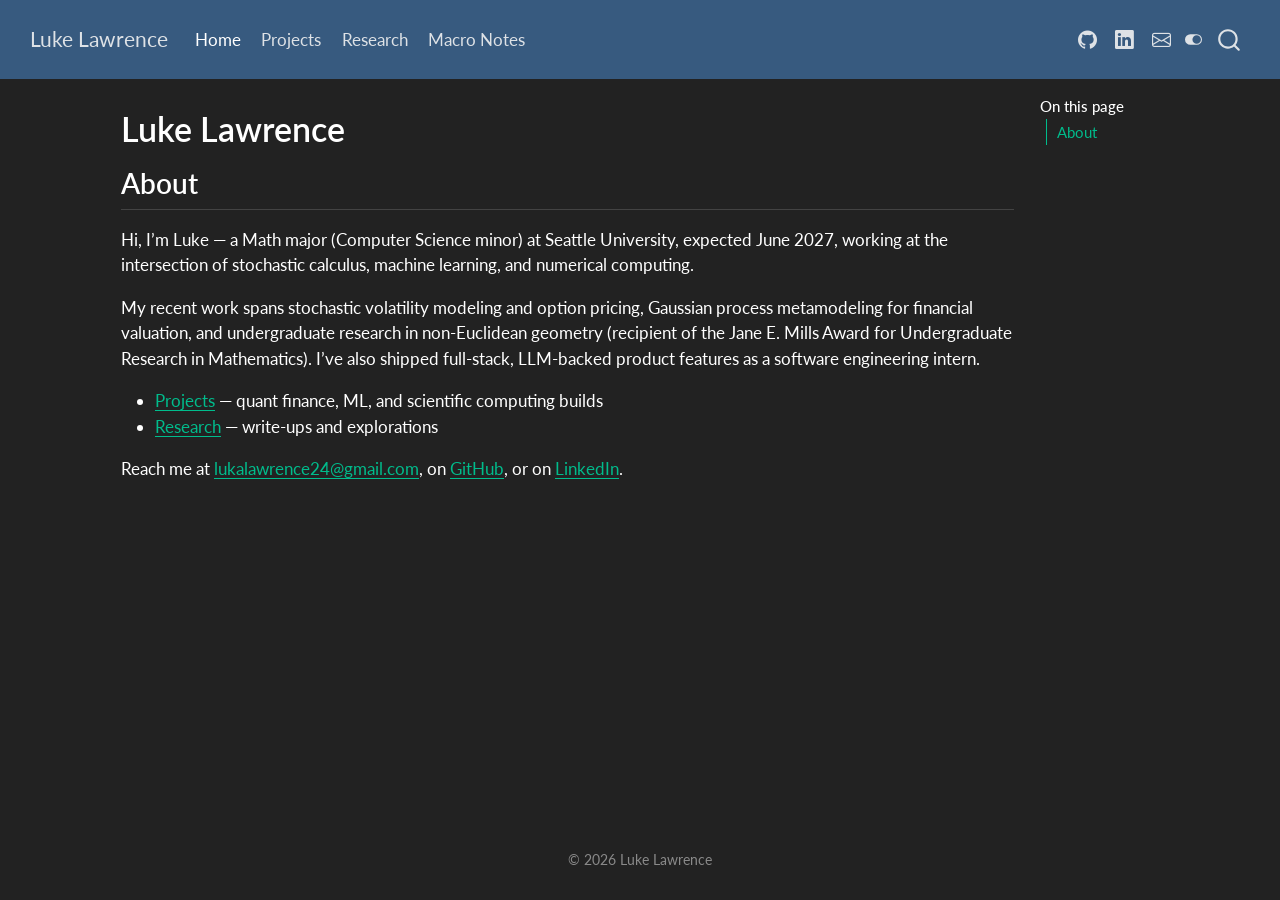
<file: index.html>
<!DOCTYPE html>
<html xmlns="http://www.w3.org/1999/xhtml" lang="en" xml:lang="en"><head>

<meta charset="utf-8">
<meta name="generator" content="quarto-1.10.19">

<meta name="viewport" content="width=device-width, initial-scale=1.0, user-scalable=yes">


<title>Luke Lawrence</title>
<style>
/* Default styles provided by pandoc.
** See https://pandoc.org/MANUAL.html#variables-for-html for config info.
*/
span.smallcaps{font-variant: small-caps;}
div.columns{display: flex; gap: 1.5em;}
div.column{flex: auto;}
@media screen {
div.columns{gap: min(4vw, 1.5em);}
div.column{overflow-x: auto;}
}
div.hanging-indent{margin-left: 1.5em; text-indent: -1.5em;}
ul.task-list{list-style: none;}
ul.task-list li input[type="checkbox"] {
  width: 0.8em;
  margin: 0 0.8em 0.2em -1em; /* quarto-specific, see https://github.com/quarto-dev/quarto-cli/issues/4556 */ 
  vertical-align: middle;
}
</style>


<script src="site_libs/quarto-nav/quarto-nav.js"></script>
<script src="site_libs/quarto-nav/headroom.min.js"></script>
<script src="site_libs/clipboard/clipboard.min.js"></script>
<script src="site_libs/quarto-search/autocomplete.umd.js"></script>
<script src="site_libs/quarto-search/fuse.min.js"></script>
<script src="site_libs/quarto-search/quarto-search.js"></script>
<meta name="quarto:offset" content="./">
<script src="site_libs/quarto-html/quarto.js" type="module"></script>
<script src="site_libs/quarto-html/tabsets/tabsets.js" type="module"></script>
<script src="site_libs/quarto-html/popper.min.js"></script>
<script src="site_libs/quarto-html/tippy.umd.min.js"></script>
<script src="site_libs/quarto-html/anchor.min.js"></script>
<link href="site_libs/quarto-html/tippy.css" rel="stylesheet">
<link href="site_libs/quarto-html/quarto-syntax-highlighting-bf27225e3a48a9273f3daa8f8e829971.css" rel="stylesheet" class="quarto-color-scheme" id="quarto-text-highlighting-styles">
<link href="site_libs/quarto-html/quarto-syntax-highlighting-dark-b626d73c4c936ccc3cb08be7d45d1df6.css" rel="stylesheet" class="quarto-color-scheme quarto-color-alternate" id="quarto-text-highlighting-styles">
<script src="site_libs/bootstrap/bootstrap.min.js"></script>
<link href="site_libs/bootstrap/bootstrap-icons.css" rel="stylesheet">
<link href="site_libs/bootstrap/bootstrap-a253888a385a7b9a11a2183a73874064.min.css" rel="stylesheet" append-hash="true" class="quarto-color-scheme" id="quarto-bootstrap" data-mode="light">
<link href="site_libs/bootstrap/bootstrap-dark-70a57b6085cdeacddf6aae0a1c330078.min.css" rel="stylesheet" append-hash="true" class="quarto-color-scheme quarto-color-alternate" id="quarto-bootstrap" data-mode="dark">
<script id="quarto-search-options" type="application/json">{
  "location": "navbar",
  "copy-button": false,
  "collapse-after": 3,
  "panel-placement": "end",
  "type": "overlay",
  "limit": 50,
  "keyboard-shortcut": [
    "f",
    "/",
    "s"
  ],
  "show-item-context": false,
  "language": {
    "search-no-results-text": "No results",
    "search-matching-documents-text": "matching documents",
    "search-copy-link-title": "Copy link to search",
    "search-hide-matches-text": "Hide additional matches",
    "search-more-match-text": "more match in this document",
    "search-more-matches-text": "more matches in this document",
    "search-clear-button-title": "Clear",
    "search-text-placeholder": "",
    "search-detached-cancel-button-title": "Cancel",
    "search-submit-button-title": "Submit",
    "search-label": "Search"
  }
}</script>
<style>html{ scroll-behavior: smooth; }</style>


<link rel="stylesheet" href="styles.css">
</head>

<body class="nav-fixed quarto-dark"><script id="quarto-html-before-body" type="application/javascript">
    const toggleBodyColorMode = (bsSheetEl) => {
      const mode = bsSheetEl.getAttribute("data-mode");
      const bodyEl = window.document.querySelector("body");
      if (mode === "dark") {
        bodyEl.classList.add("quarto-dark");
        bodyEl.classList.remove("quarto-light");
      } else {
        bodyEl.classList.add("quarto-light");
        bodyEl.classList.remove("quarto-dark");
      }
    }
    const toggleBodyColorPrimary = () => {
      const bsSheetEl = window.document.querySelector("link#quarto-bootstrap:not([rel=disabled-stylesheet])");
      if (bsSheetEl) {
        toggleBodyColorMode(bsSheetEl);
      }
    }
    const setColorSchemeToggle = (alternate) => {
      const toggles = window.document.querySelectorAll('.quarto-color-scheme-toggle');
      for (let i=0; i < toggles.length; i++) {
        const toggle = toggles[i];
        if (toggle) {
          if (alternate) {
            toggle.classList.add("alternate");
          } else {
            toggle.classList.remove("alternate");
          }
        }
      }
    };
    const toggleColorMode = (alternate) => {
      // Switch the stylesheets
      const primaryStylesheets = window.document.querySelectorAll('link.quarto-color-scheme:not(.quarto-color-alternate)');
      const alternateStylesheets = window.document.querySelectorAll('link.quarto-color-scheme.quarto-color-alternate');
      manageTransitions('#quarto-margin-sidebar .nav-link', false);
      if (alternate) {
        // note: dark is layered on light, we don't disable primary!
        enableStylesheet(alternateStylesheets);
        for (const sheetNode of alternateStylesheets) {
          if (sheetNode.id === "quarto-bootstrap") {
            toggleBodyColorMode(sheetNode);
          }
        }
      } else {
        disableStylesheet(alternateStylesheets);
        enableStylesheet(primaryStylesheets)
        toggleBodyColorPrimary();
      }
      manageTransitions('#quarto-margin-sidebar .nav-link', true);
      // Switch the toggles
      setColorSchemeToggle(alternate)
      // Hack to workaround the fact that safari doesn't
      // properly recolor the scrollbar when toggling (#1455)
      if (navigator.userAgent.indexOf('Safari') > 0 && navigator.userAgent.indexOf('Chrome') == -1) {
        manageTransitions("body", false);
        window.scrollTo(0, 1);
        setTimeout(() => {
          window.scrollTo(0, 0);
          manageTransitions("body", true);
        }, 40);
      }
    }
    const disableStylesheet = (stylesheets) => {
      for (let i=0; i < stylesheets.length; i++) {
        const stylesheet = stylesheets[i];
        stylesheet.rel = 'disabled-stylesheet';
      }
    }
    const enableStylesheet = (stylesheets) => {
      for (let i=0; i < stylesheets.length; i++) {
        const stylesheet = stylesheets[i];
        if(stylesheet.rel !== 'stylesheet') { // for Chrome, which will still FOUC without this check
          stylesheet.rel = 'stylesheet';
        }
      }
    }
    const manageTransitions = (selector, allowTransitions) => {
      const els = window.document.querySelectorAll(selector);
      for (let i=0; i < els.length; i++) {
        const el = els[i];
        if (allowTransitions) {
          el.classList.remove('notransition');
        } else {
          el.classList.add('notransition');
        }
      }
    }
    const isFileUrl = () => {
      return window.location.protocol === 'file:';
    }
    const hasAlternateSentinel = () => {
      let styleSentinel = getColorSchemeSentinel();
      if (styleSentinel !== null) {
        return styleSentinel === "alternate";
      } else {
        return false;
      }
    }
    const setStyleSentinel = (alternate) => {
      const value = alternate ? "alternate" : "default";
      if (!isFileUrl()) {
        window.localStorage.setItem("quarto-color-scheme", value);
      } else {
        localAlternateSentinel = value;
      }
    }
    const getColorSchemeSentinel = () => {
      if (!isFileUrl()) {
        const storageValue = window.localStorage.getItem("quarto-color-scheme");
        return storageValue != null ? storageValue : localAlternateSentinel;
      } else {
        return localAlternateSentinel;
      }
    }
    const toggleGiscusIfUsed = (isAlternate, darkModeDefault) => {
      const baseTheme = document.querySelector('#giscus-base-theme')?.value ?? 'light';
      const alternateTheme = document.querySelector('#giscus-alt-theme')?.value ?? 'dark';
      let newTheme = '';
      if(authorPrefersDark) {
        newTheme = isAlternate ? baseTheme : alternateTheme;
      } else {
        newTheme = isAlternate ? alternateTheme : baseTheme;
      }
      const changeGiscusTheme = () => {
        // From: https://github.com/giscus/giscus/issues/336
        const sendMessage = (message) => {
          const iframe = document.querySelector('iframe.giscus-frame');
          if (!iframe) return;
          iframe.contentWindow.postMessage({ giscus: message }, 'https://giscus.app');
        }
        sendMessage({
          setConfig: {
            theme: newTheme
          }
        });
      }
      const isGiscussLoaded = window.document.querySelector('iframe.giscus-frame') !== null;
      if (isGiscussLoaded) {
        changeGiscusTheme();
      }
    };
    const authorPrefersDark = true;
    const darkModeDefault = authorPrefersDark;
    let localAlternateSentinel = darkModeDefault ? 'alternate' : 'default';
    // Dark / light mode switch
    window.quartoToggleColorScheme = () => {
      // Read the current dark / light value
      let toAlternate = !hasAlternateSentinel();
      toggleColorMode(toAlternate);
      setStyleSentinel(toAlternate);
      toggleGiscusIfUsed(toAlternate, darkModeDefault);
      window.dispatchEvent(new Event('resize'));
    };
    // Switch to dark mode if need be
    if (hasAlternateSentinel()) {
      toggleColorMode(true);
    } else {
      toggleColorMode(false);
    }
  </script>

<div id="quarto-search-results"></div>
  <header id="quarto-header" class="headroom fixed-top">
    <nav class="navbar navbar-expand-lg " data-bs-theme="dark">
      <div class="navbar-container container-fluid">
      <div class="navbar-brand-container mx-auto">
    <a class="navbar-brand" href="./index.html">
    <span class="navbar-title">Luke Lawrence</span>
    </a>
  </div>
            <div id="quarto-search" class="" title="Search"></div>
          <button class="navbar-toggler" type="button" data-bs-toggle="collapse" data-bs-target="#navbarCollapse" aria-controls="navbarCollapse" role="menu" aria-expanded="false" aria-label="Toggle navigation" onclick="if (window.quartoToggleHeadroom) { window.quartoToggleHeadroom(); }">
  <span class="navbar-toggler-icon"></span>
</button>
          <div class="collapse navbar-collapse" id="navbarCollapse">
            <ul class="navbar-nav navbar-nav-scroll me-auto">
  <li class="nav-item">
    <a class="nav-link active" href="./index.html" aria-current="page"> 
<span class="menu-text">Home</span></a>
  </li>  
  <li class="nav-item">
    <a class="nav-link" href="./projects.html"> 
<span class="menu-text">Projects</span></a>
  </li>  
  <li class="nav-item">
    <a class="nav-link" href="./research.html"> 
<span class="menu-text">Research</span></a>
  </li>  
  <li class="nav-item">
    <a class="nav-link" href="./macro.html"> 
<span class="menu-text">Macro Notes</span></a>
  </li>  
</ul>
            <ul class="navbar-nav navbar-nav-scroll ms-auto">
  <li class="nav-item compact">
    <a class="nav-link" href="https://github.com/diffeqsolver"> <i class="bi bi-github" role="img">
</i> 
<span class="menu-text"></span></a>
  </li>  
  <li class="nav-item compact">
    <a class="nav-link" href="https://www.linkedin.com/in/luke-lawrence-math/"> <i class="bi bi-linkedin" role="img">
</i> 
<span class="menu-text"></span></a>
  </li>  
  <li class="nav-item compact">
    <a class="nav-link" href="mailto:lukalawrence24@gmail.com"> <i class="bi bi-envelope" role="img">
</i> 
<span class="menu-text"></span></a>
  </li>  
</ul>
          </div> <!-- /navcollapse -->
            <div class="quarto-navbar-tools">
  <a href="" class="quarto-color-scheme-toggle quarto-navigation-tool  px-1" onclick="window.quartoToggleColorScheme(); return false;" title="Toggle dark mode"><i class="bi"></i></a>
</div>
      </div> <!-- /container-fluid -->
    </nav>
</header>
<!-- content -->
<div id="quarto-content" class="quarto-container page-columns page-rows-contents page-layout-article page-navbar">
<!-- sidebar -->
<!-- margin-sidebar -->
    <div id="quarto-margin-sidebar" class="sidebar margin-sidebar">
        <nav id="TOC" role="doc-toc" class="toc-active">
    <h2 id="toc-title">On this page</h2>
   
  <ul>
  <li><a href="#about" id="toc-about" class="nav-link active" data-scroll-target="#about">About</a></li>
  </ul>
</nav>
    </div>
<!-- main -->
<main class="content" id="quarto-document-content">


<header id="title-block-header" class="quarto-title-block default">
<div class="quarto-title">
<h1 class="title">Luke Lawrence</h1>
</div>



<div class="quarto-title-meta">

    
  
    
  </div>
  


</header>


<section id="about" class="level2">
<h2 class="anchored" data-anchor-id="about">About</h2>
<p>Hi, I’m Luke — a Math major (Computer Science minor) at Seattle University, expected June 2027, working at the intersection of stochastic calculus, machine learning, and numerical computing.</p>
<p>My recent work spans stochastic volatility modeling and option pricing, Gaussian process metamodeling for financial valuation, and undergraduate research in non-Euclidean geometry (recipient of the Jane E. Mills Award for Undergraduate Research in Mathematics). I’ve also shipped full-stack, LLM-backed product features as a software engineering intern.</p>
<ul>
<li><strong><a href="./projects.html">Projects</a></strong> — quant finance, ML, and scientific computing builds</li>
<li><strong><a href="./research.html">Research</a></strong> — write-ups and explorations</li>
</ul>
<p>Reach me at <a href="mailto:lukalawrence24@gmail.com">lukalawrence24@gmail.com</a>, on <a href="https://github.com/diffeqsolver">GitHub</a>, or on <a href="https://www.linkedin.com/in/luke-lawrence-math/">LinkedIn</a>.</p>


</section>

</main> <!-- /main -->
<script id="quarto-html-after-body" type="application/javascript">
  window.document.addEventListener("DOMContentLoaded", function (event) {
    // Ensure there is a toggle, if there isn't float one in the top right
    if (window.document.querySelector('.quarto-color-scheme-toggle') === null) {
      const a = window.document.createElement('a');
      a.classList.add('top-right');
      a.classList.add('quarto-color-scheme-toggle');
      a.href = "";
      a.onclick = function() { try { window.quartoToggleColorScheme(); } catch {} return false; };
      const i = window.document.createElement("i");
      i.classList.add('bi');
      a.appendChild(i);
      window.document.body.appendChild(a);
    }
    setColorSchemeToggle(hasAlternateSentinel())
    const icon = "";
    const anchorJS = new window.AnchorJS();
    anchorJS.options = {
      placement: 'right',
      icon: icon
    };
    anchorJS.add('.anchored');
    const isCodeAnnotation = (el) => {
      for (const clz of el.classList) {
        if (clz.startsWith('code-annotation-')) {                     
          return true;
        }
      }
      return false;
    }
    const onCopySuccess = function(e) {
      // button target
      const button = e.trigger;
      // don't keep focus
      button.blur();
      // flash "checked"
      button.classList.add('code-copy-button-checked');
      var currentTitle = button.getAttribute("title");
      button.setAttribute("title", "Copied!");
      let tooltip;
      if (window.bootstrap) {
        button.setAttribute("data-bs-toggle", "tooltip");
        button.setAttribute("data-bs-placement", "left");
        button.setAttribute("data-bs-title", "Copied!");
        tooltip = new bootstrap.Tooltip(button, 
          { trigger: "manual", 
            customClass: "code-copy-button-tooltip",
            offset: [0, -8]});
        tooltip.show();    
      }
      setTimeout(function() {
        if (tooltip) {
          tooltip.hide();
          button.removeAttribute("data-bs-title");
          button.removeAttribute("data-bs-toggle");
          button.removeAttribute("data-bs-placement");
        }
        button.setAttribute("title", currentTitle);
        button.classList.remove('code-copy-button-checked');
      }, 1000);
      // clear code selection
      e.clearSelection();
    }
    const getTextToCopy = function(trigger) {
      const outerScaffold = trigger.parentElement.cloneNode(true);
      const codeEl = outerScaffold.querySelector('code');
      for (const childEl of codeEl.children) {
        if (isCodeAnnotation(childEl)) {
          childEl.remove();
        }
      }
      return codeEl.innerText;
    }
    const clipboard = new window.ClipboardJS('.code-copy-button:not([data-in-quarto-modal])', {
      text: getTextToCopy
    });
    clipboard.on('success', onCopySuccess);
    if (window.document.getElementById('quarto-embedded-source-code-modal')) {
      const clipboardModal = new window.ClipboardJS('.code-copy-button[data-in-quarto-modal]', {
        text: getTextToCopy,
        container: window.document.getElementById('quarto-embedded-source-code-modal')
      });
      clipboardModal.on('success', onCopySuccess);
    }
      var localhostRegex = new RegExp(/^(?:http|https):\/\/localhost\:?[0-9]*\//);
      var mailtoRegex = new RegExp(/^mailto:/);
        var filterRegex = new RegExp("https:\/\/diffeqsolver\.github\.io\/personal-site\/");
      var isInternal = (href) => {
          return filterRegex.test(href) || localhostRegex.test(href) || mailtoRegex.test(href);
      }
      // Inspect non-navigation links and adorn them if external
     var links = window.document.querySelectorAll('a[href]:not(.nav-link):not(.navbar-brand):not(.toc-action):not(.sidebar-link):not(.sidebar-item-toggle):not(.pagination-link):not(.no-external):not([aria-hidden]):not(.dropdown-item):not(.quarto-navigation-tool):not(.about-link)');
      for (var i=0; i<links.length; i++) {
        const link = links[i];
        if (!isInternal(link.href)) {
          // undo the damage that might have been done by quarto-nav.js in the case of
          // links that we want to consider external
          if (link.dataset.originalHref !== undefined) {
            link.href = link.dataset.originalHref;
          }
        }
      }
    function tippyHover(el, contentFn, onTriggerFn, onUntriggerFn) {
      const config = {
        allowHTML: true,
        maxWidth: 500,
        delay: 100,
        arrow: false,
        appendTo: function(el) {
            return el.parentElement;
        },
        interactive: true,
        interactiveBorder: 10,
        theme: 'quarto',
        placement: 'bottom-start',
      };
      if (contentFn) {
        config.content = contentFn;
      }
      if (onTriggerFn) {
        config.onTrigger = onTriggerFn;
      }
      if (onUntriggerFn) {
        config.onUntrigger = onUntriggerFn;
      }
      window.tippy(el, config); 
    }
    const noterefs = window.document.querySelectorAll('a[role="doc-noteref"]');
    for (var i=0; i<noterefs.length; i++) {
      const ref = noterefs[i];
      tippyHover(ref, function() {
        // use id or data attribute instead here
        let href = ref.getAttribute('data-footnote-href') || ref.getAttribute('href');
        try { href = new URL(href).hash; } catch {}
        const id = href.replace(/^#\/?/, "");
        const note = window.document.getElementById(id);
        if (note) {
          return note.innerHTML;
        } else {
          return "";
        }
      });
    }
    const xrefs = window.document.querySelectorAll('a.quarto-xref');
    const processXRef = (id, note) => {
      // Strip column container classes
      const stripColumnClz = (el) => {
        el.classList.remove("page-full", "page-columns");
        if (el.children) {
          for (const child of el.children) {
            stripColumnClz(child);
          }
        }
      }
      stripColumnClz(note)
      if (id === null || id.startsWith('sec-')) {
        // Special case sections, only their first couple elements
        const container = document.createElement("div");
        if (note.children && note.children.length > 2) {
          container.appendChild(note.children[0].cloneNode(true));
          for (let i = 1; i < note.children.length; i++) {
            const child = note.children[i];
            if (child.tagName === "P" && child.innerText === "") {
              continue;
            } else {
              container.appendChild(child.cloneNode(true));
              break;
            }
          }
          if (window.Quarto?.typesetMath) {
            window.Quarto.typesetMath(container);
          }
          return container.innerHTML
        } else {
          if (window.Quarto?.typesetMath) {
            window.Quarto.typesetMath(note);
          }
          return note.innerHTML;
        }
      } else {
        // Remove any anchor links if they are present
        const anchorLink = note.querySelector('a.anchorjs-link');
        if (anchorLink) {
          anchorLink.remove();
        }
        if (window.Quarto?.typesetMath) {
          window.Quarto.typesetMath(note);
        }
        if (note.classList.contains("callout")) {
          return note.outerHTML;
        } else {
          return note.innerHTML;
        }
      }
    }
    for (var i=0; i<xrefs.length; i++) {
      const xref = xrefs[i];
      tippyHover(xref, undefined, function(instance) {
        instance.disable();
        let url = xref.getAttribute('href');
        let hash = undefined; 
        if (url.startsWith('#')) {
          hash = url;
        } else {
          try { hash = new URL(url).hash; } catch {}
        }
        if (hash) {
          const id = hash.replace(/^#\/?/, "");
          const note = window.document.getElementById(id);
          if (note !== null) {
            try {
              const html = processXRef(id, note.cloneNode(true));
              instance.setContent(html);
            } finally {
              instance.enable();
              instance.show();
            }
          } else {
            // See if we can fetch this
            fetch(url.split('#')[0])
            .then(res => res.text())
            .then(html => {
              const parser = new DOMParser();
              const htmlDoc = parser.parseFromString(html, "text/html");
              const note = htmlDoc.getElementById(id);
              if (note !== null) {
                const html = processXRef(id, note);
                instance.setContent(html);
              } 
            }).finally(() => {
              instance.enable();
              instance.show();
            });
          }
        } else {
          // See if we can fetch a full url (with no hash to target)
          // This is a special case and we should probably do some content thinning / targeting
          fetch(url)
          .then(res => res.text())
          .then(html => {
            const parser = new DOMParser();
            const htmlDoc = parser.parseFromString(html, "text/html");
            const note = htmlDoc.querySelector('main.content');
            if (note !== null) {
              // This should only happen for chapter cross references
              // (since there is no id in the URL)
              // remove the first header
              if (note.children.length > 0 && note.children[0].tagName === "HEADER") {
                note.children[0].remove();
              }
              const html = processXRef(null, note);
              instance.setContent(html);
            } 
          }).finally(() => {
            instance.enable();
            instance.show();
          });
        }
      }, function(instance) {
      });
    }
        let selectedAnnoteEl;
        const selectorForAnnotation = ( cell, annotation) => {
          let cellAttr = 'data-code-cell="' + cell + '"';
          let lineAttr = 'data-code-annotation="' +  annotation + '"';
          const selector = 'span[' + cellAttr + '][' + lineAttr + ']';
          return selector;
        }
        const selectCodeLines = (annoteEl) => {
          const doc = window.document;
          const targetCell = annoteEl.getAttribute("data-target-cell");
          const targetAnnotation = annoteEl.getAttribute("data-target-annotation");
          const annoteSpan = window.document.querySelector(selectorForAnnotation(targetCell, targetAnnotation));
          const lines = annoteSpan.getAttribute("data-code-lines").split(",");
          const lineIds = lines.map((line) => {
            return targetCell + "-" + line;
          })
          let top = null;
          let height = null;
          let parent = null;
          if (lineIds.length > 0) {
              //compute the position of the single el (top and bottom and make a div)
              const el = window.document.getElementById(lineIds[0]);
              top = el.offsetTop;
              height = el.offsetHeight;
              parent = el.parentElement.parentElement;
            if (lineIds.length > 1) {
              const lastEl = window.document.getElementById(lineIds[lineIds.length - 1]);
              const bottom = lastEl.offsetTop + lastEl.offsetHeight;
              height = bottom - top;
            }
            if (top !== null && height !== null && parent !== null) {
              // cook up a div (if necessary) and position it 
              let div = window.document.getElementById("code-annotation-line-highlight");
              if (div === null) {
                div = window.document.createElement("div");
                div.setAttribute("id", "code-annotation-line-highlight");
                div.style.position = 'absolute';
                parent.appendChild(div);
              }
              div.style.top = top - 2 + "px";
              div.style.height = height + 4 + "px";
              div.style.left = 0;
              let gutterDiv = window.document.getElementById("code-annotation-line-highlight-gutter");
              if (gutterDiv === null) {
                gutterDiv = window.document.createElement("div");
                gutterDiv.setAttribute("id", "code-annotation-line-highlight-gutter");
                gutterDiv.style.position = 'absolute';
                const codeCell = window.document.getElementById(targetCell);
                const gutter = codeCell.querySelector('.code-annotation-gutter');
                gutter.appendChild(gutterDiv);
              }
              gutterDiv.style.top = top - 2 + "px";
              gutterDiv.style.height = height + 4 + "px";
            }
            selectedAnnoteEl = annoteEl;
          }
        };
        const unselectCodeLines = () => {
          const elementsIds = ["code-annotation-line-highlight", "code-annotation-line-highlight-gutter"];
          elementsIds.forEach((elId) => {
            const div = window.document.getElementById(elId);
            if (div) {
              div.remove();
            }
          });
          selectedAnnoteEl = undefined;
        };
          // Handle positioning of the toggle
      window.addEventListener(
        "resize",
        throttle(() => {
          elRect = undefined;
          if (selectedAnnoteEl) {
            selectCodeLines(selectedAnnoteEl);
          }
        }, 10)
      );
      function throttle(fn, ms) {
      let throttle = false;
      let timer;
        return (...args) => {
          if(!throttle) { // first call gets through
              fn.apply(this, args);
              throttle = true;
          } else { // all the others get throttled
              if(timer) clearTimeout(timer); // cancel #2
              timer = setTimeout(() => {
                fn.apply(this, args);
                timer = throttle = false;
              }, ms);
          }
        };
      }
        // Attach click handler to the DT
        const annoteDls = window.document.querySelectorAll('dt[data-target-cell]');
        for (const annoteDlNode of annoteDls) {
          annoteDlNode.addEventListener('click', (event) => {
            const clickedEl = event.target;
            if (clickedEl !== selectedAnnoteEl) {
              unselectCodeLines();
              const activeEl = window.document.querySelector('dt[data-target-cell].code-annotation-active');
              if (activeEl) {
                activeEl.classList.remove('code-annotation-active');
              }
              selectCodeLines(clickedEl);
              clickedEl.classList.add('code-annotation-active');
            } else {
              // Unselect the line
              unselectCodeLines();
              clickedEl.classList.remove('code-annotation-active');
            }
          });
        }
    const findCites = (el) => {
      const parentEl = el.parentElement;
      if (parentEl) {
        const cites = parentEl.dataset.cites;
        if (cites) {
          return {
            el,
            cites: cites.split(' ')
          };
        } else {
          return findCites(el.parentElement)
        }
      } else {
        return undefined;
      }
    };
    var bibliorefs = window.document.querySelectorAll('a[role="doc-biblioref"]');
    for (var i=0; i<bibliorefs.length; i++) {
      const ref = bibliorefs[i];
      const citeInfo = findCites(ref);
      if (citeInfo) {
        tippyHover(citeInfo.el, function() {
          var popup = window.document.createElement('div');
          citeInfo.cites.forEach(function(cite) {
            var citeDiv = window.document.createElement('div');
            citeDiv.classList.add('hanging-indent');
            citeDiv.classList.add('csl-entry');
            var biblioDiv = window.document.getElementById('ref-' + cite);
            if (biblioDiv) {
              citeDiv.innerHTML = biblioDiv.innerHTML;
            }
            popup.appendChild(citeDiv);
          });
          return popup.innerHTML;
        });
      }
    }
  });
  </script>
</div> <!-- /content -->
<footer class="footer">
  <div class="nav-footer">
    <div class="nav-footer-left">
      &nbsp;
    </div>   
    <div class="nav-footer-center">
<p>© 2026 Luke Lawrence</p>
</div>
    <div class="nav-footer-right">
      &nbsp;
    </div>
  </div>
</footer>




<script src="site_libs/quarto-html/zenscroll-min.js"></script>
</body></html>
</file>
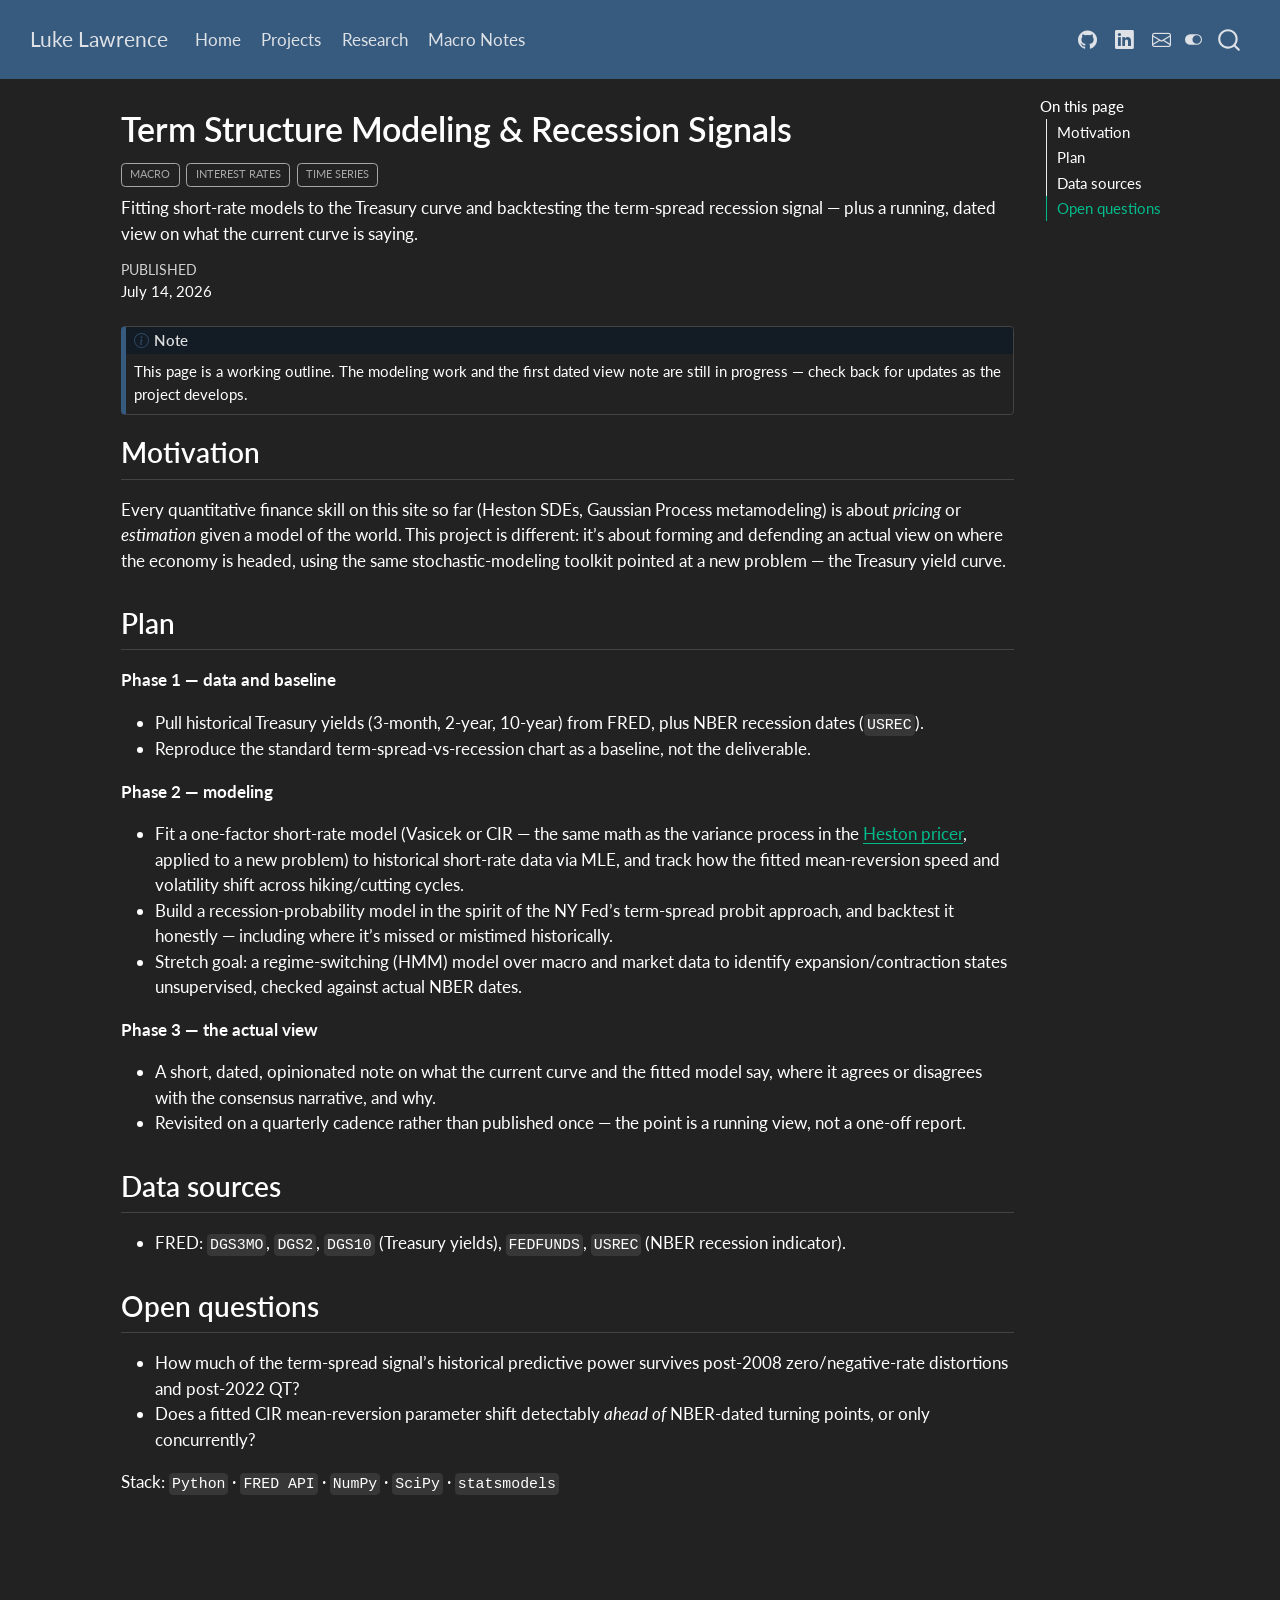
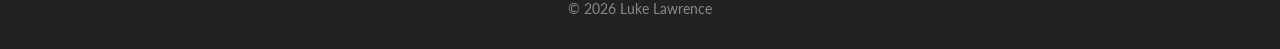
<file: macro/term-structure-and-recession-signals.html>
<!DOCTYPE html>
<html xmlns="http://www.w3.org/1999/xhtml" lang="en" xml:lang="en"><head>

<meta charset="utf-8">
<meta name="generator" content="quarto-1.10.19">

<meta name="viewport" content="width=device-width, initial-scale=1.0, user-scalable=yes">

<meta name="dcterms.date" content="2026-07-14">
<meta name="description" content="Fitting short-rate models to the Treasury curve and backtesting the term-spread recession signal — plus a running, dated view on what the current curve is saying.">

<title>Term Structure Modeling &amp; Recession Signals – Luke Lawrence</title>
<style>
/* Default styles provided by pandoc.
** See https://pandoc.org/MANUAL.html#variables-for-html for config info.
*/
span.smallcaps{font-variant: small-caps;}
div.columns{display: flex; gap: 1.5em;}
div.column{flex: auto;}
@media screen {
div.columns{gap: min(4vw, 1.5em);}
div.column{overflow-x: auto;}
}
div.hanging-indent{margin-left: 1.5em; text-indent: -1.5em;}
ul.task-list{list-style: none;}
ul.task-list li input[type="checkbox"] {
  width: 0.8em;
  margin: 0 0.8em 0.2em -1em; /* quarto-specific, see https://github.com/quarto-dev/quarto-cli/issues/4556 */ 
  vertical-align: middle;
}
</style>


<script src="../site_libs/quarto-nav/quarto-nav.js"></script>
<script src="../site_libs/quarto-nav/headroom.min.js"></script>
<script src="../site_libs/clipboard/clipboard.min.js"></script>
<script src="../site_libs/quarto-search/autocomplete.umd.js"></script>
<script src="../site_libs/quarto-search/fuse.min.js"></script>
<script src="../site_libs/quarto-search/quarto-search.js"></script>
<meta name="quarto:offset" content="../">
<script src="../site_libs/quarto-html/quarto.js" type="module"></script>
<script src="../site_libs/quarto-html/tabsets/tabsets.js" type="module"></script>
<script src="../site_libs/quarto-html/popper.min.js"></script>
<script src="../site_libs/quarto-html/tippy.umd.min.js"></script>
<script src="../site_libs/quarto-html/anchor.min.js"></script>
<link href="../site_libs/quarto-html/tippy.css" rel="stylesheet">
<link href="../site_libs/quarto-html/quarto-syntax-highlighting-bf27225e3a48a9273f3daa8f8e829971.css" rel="stylesheet" class="quarto-color-scheme" id="quarto-text-highlighting-styles">
<link href="../site_libs/quarto-html/quarto-syntax-highlighting-dark-b626d73c4c936ccc3cb08be7d45d1df6.css" rel="stylesheet" class="quarto-color-scheme quarto-color-alternate" id="quarto-text-highlighting-styles">
<script src="../site_libs/bootstrap/bootstrap.min.js"></script>
<link href="../site_libs/bootstrap/bootstrap-icons.css" rel="stylesheet">
<link href="../site_libs/bootstrap/bootstrap-a253888a385a7b9a11a2183a73874064.min.css" rel="stylesheet" append-hash="true" class="quarto-color-scheme" id="quarto-bootstrap" data-mode="light">
<link href="../site_libs/bootstrap/bootstrap-dark-70a57b6085cdeacddf6aae0a1c330078.min.css" rel="stylesheet" append-hash="true" class="quarto-color-scheme quarto-color-alternate" id="quarto-bootstrap" data-mode="dark">
<script id="quarto-search-options" type="application/json">{
  "location": "navbar",
  "copy-button": false,
  "collapse-after": 3,
  "panel-placement": "end",
  "type": "overlay",
  "limit": 50,
  "keyboard-shortcut": [
    "f",
    "/",
    "s"
  ],
  "show-item-context": false,
  "language": {
    "search-no-results-text": "No results",
    "search-matching-documents-text": "matching documents",
    "search-copy-link-title": "Copy link to search",
    "search-hide-matches-text": "Hide additional matches",
    "search-more-match-text": "more match in this document",
    "search-more-matches-text": "more matches in this document",
    "search-clear-button-title": "Clear",
    "search-text-placeholder": "",
    "search-detached-cancel-button-title": "Cancel",
    "search-submit-button-title": "Submit",
    "search-label": "Search"
  }
}</script>
<style>html{ scroll-behavior: smooth; }</style>


<link rel="stylesheet" href="../styles.css">
</head>

<body class="nav-fixed quarto-dark"><script id="quarto-html-before-body" type="application/javascript">
    const toggleBodyColorMode = (bsSheetEl) => {
      const mode = bsSheetEl.getAttribute("data-mode");
      const bodyEl = window.document.querySelector("body");
      if (mode === "dark") {
        bodyEl.classList.add("quarto-dark");
        bodyEl.classList.remove("quarto-light");
      } else {
        bodyEl.classList.add("quarto-light");
        bodyEl.classList.remove("quarto-dark");
      }
    }
    const toggleBodyColorPrimary = () => {
      const bsSheetEl = window.document.querySelector("link#quarto-bootstrap:not([rel=disabled-stylesheet])");
      if (bsSheetEl) {
        toggleBodyColorMode(bsSheetEl);
      }
    }
    const setColorSchemeToggle = (alternate) => {
      const toggles = window.document.querySelectorAll('.quarto-color-scheme-toggle');
      for (let i=0; i < toggles.length; i++) {
        const toggle = toggles[i];
        if (toggle) {
          if (alternate) {
            toggle.classList.add("alternate");
          } else {
            toggle.classList.remove("alternate");
          }
        }
      }
    };
    const toggleColorMode = (alternate) => {
      // Switch the stylesheets
      const primaryStylesheets = window.document.querySelectorAll('link.quarto-color-scheme:not(.quarto-color-alternate)');
      const alternateStylesheets = window.document.querySelectorAll('link.quarto-color-scheme.quarto-color-alternate');
      manageTransitions('#quarto-margin-sidebar .nav-link', false);
      if (alternate) {
        // note: dark is layered on light, we don't disable primary!
        enableStylesheet(alternateStylesheets);
        for (const sheetNode of alternateStylesheets) {
          if (sheetNode.id === "quarto-bootstrap") {
            toggleBodyColorMode(sheetNode);
          }
        }
      } else {
        disableStylesheet(alternateStylesheets);
        enableStylesheet(primaryStylesheets)
        toggleBodyColorPrimary();
      }
      manageTransitions('#quarto-margin-sidebar .nav-link', true);
      // Switch the toggles
      setColorSchemeToggle(alternate)
      // Hack to workaround the fact that safari doesn't
      // properly recolor the scrollbar when toggling (#1455)
      if (navigator.userAgent.indexOf('Safari') > 0 && navigator.userAgent.indexOf('Chrome') == -1) {
        manageTransitions("body", false);
        window.scrollTo(0, 1);
        setTimeout(() => {
          window.scrollTo(0, 0);
          manageTransitions("body", true);
        }, 40);
      }
    }
    const disableStylesheet = (stylesheets) => {
      for (let i=0; i < stylesheets.length; i++) {
        const stylesheet = stylesheets[i];
        stylesheet.rel = 'disabled-stylesheet';
      }
    }
    const enableStylesheet = (stylesheets) => {
      for (let i=0; i < stylesheets.length; i++) {
        const stylesheet = stylesheets[i];
        if(stylesheet.rel !== 'stylesheet') { // for Chrome, which will still FOUC without this check
          stylesheet.rel = 'stylesheet';
        }
      }
    }
    const manageTransitions = (selector, allowTransitions) => {
      const els = window.document.querySelectorAll(selector);
      for (let i=0; i < els.length; i++) {
        const el = els[i];
        if (allowTransitions) {
          el.classList.remove('notransition');
        } else {
          el.classList.add('notransition');
        }
      }
    }
    const isFileUrl = () => {
      return window.location.protocol === 'file:';
    }
    const hasAlternateSentinel = () => {
      let styleSentinel = getColorSchemeSentinel();
      if (styleSentinel !== null) {
        return styleSentinel === "alternate";
      } else {
        return false;
      }
    }
    const setStyleSentinel = (alternate) => {
      const value = alternate ? "alternate" : "default";
      if (!isFileUrl()) {
        window.localStorage.setItem("quarto-color-scheme", value);
      } else {
        localAlternateSentinel = value;
      }
    }
    const getColorSchemeSentinel = () => {
      if (!isFileUrl()) {
        const storageValue = window.localStorage.getItem("quarto-color-scheme");
        return storageValue != null ? storageValue : localAlternateSentinel;
      } else {
        return localAlternateSentinel;
      }
    }
    const toggleGiscusIfUsed = (isAlternate, darkModeDefault) => {
      const baseTheme = document.querySelector('#giscus-base-theme')?.value ?? 'light';
      const alternateTheme = document.querySelector('#giscus-alt-theme')?.value ?? 'dark';
      let newTheme = '';
      if(authorPrefersDark) {
        newTheme = isAlternate ? baseTheme : alternateTheme;
      } else {
        newTheme = isAlternate ? alternateTheme : baseTheme;
      }
      const changeGiscusTheme = () => {
        // From: https://github.com/giscus/giscus/issues/336
        const sendMessage = (message) => {
          const iframe = document.querySelector('iframe.giscus-frame');
          if (!iframe) return;
          iframe.contentWindow.postMessage({ giscus: message }, 'https://giscus.app');
        }
        sendMessage({
          setConfig: {
            theme: newTheme
          }
        });
      }
      const isGiscussLoaded = window.document.querySelector('iframe.giscus-frame') !== null;
      if (isGiscussLoaded) {
        changeGiscusTheme();
      }
    };
    const authorPrefersDark = true;
    const darkModeDefault = authorPrefersDark;
    let localAlternateSentinel = darkModeDefault ? 'alternate' : 'default';
    // Dark / light mode switch
    window.quartoToggleColorScheme = () => {
      // Read the current dark / light value
      let toAlternate = !hasAlternateSentinel();
      toggleColorMode(toAlternate);
      setStyleSentinel(toAlternate);
      toggleGiscusIfUsed(toAlternate, darkModeDefault);
      window.dispatchEvent(new Event('resize'));
    };
    // Switch to dark mode if need be
    if (hasAlternateSentinel()) {
      toggleColorMode(true);
    } else {
      toggleColorMode(false);
    }
  </script>

<div id="quarto-search-results"></div>
  <header id="quarto-header" class="headroom fixed-top">
    <nav class="navbar navbar-expand-lg " data-bs-theme="dark">
      <div class="navbar-container container-fluid">
      <div class="navbar-brand-container mx-auto">
    <a class="navbar-brand" href="../index.html">
    <span class="navbar-title">Luke Lawrence</span>
    </a>
  </div>
            <div id="quarto-search" class="" title="Search"></div>
          <button class="navbar-toggler" type="button" data-bs-toggle="collapse" data-bs-target="#navbarCollapse" aria-controls="navbarCollapse" role="menu" aria-expanded="false" aria-label="Toggle navigation" onclick="if (window.quartoToggleHeadroom) { window.quartoToggleHeadroom(); }">
  <span class="navbar-toggler-icon"></span>
</button>
          <div class="collapse navbar-collapse" id="navbarCollapse">
            <ul class="navbar-nav navbar-nav-scroll me-auto">
  <li class="nav-item">
    <a class="nav-link" href="../index.html"> 
<span class="menu-text">Home</span></a>
  </li>  
  <li class="nav-item">
    <a class="nav-link" href="../projects.html"> 
<span class="menu-text">Projects</span></a>
  </li>  
  <li class="nav-item">
    <a class="nav-link" href="../research.html"> 
<span class="menu-text">Research</span></a>
  </li>  
  <li class="nav-item">
    <a class="nav-link" href="../macro.html"> 
<span class="menu-text">Macro Notes</span></a>
  </li>  
</ul>
            <ul class="navbar-nav navbar-nav-scroll ms-auto">
  <li class="nav-item compact">
    <a class="nav-link" href="https://github.com/diffeqsolver"> <i class="bi bi-github" role="img">
</i> 
<span class="menu-text"></span></a>
  </li>  
  <li class="nav-item compact">
    <a class="nav-link" href="https://www.linkedin.com/in/luke-lawrence-math/"> <i class="bi bi-linkedin" role="img">
</i> 
<span class="menu-text"></span></a>
  </li>  
  <li class="nav-item compact">
    <a class="nav-link" href="mailto:lukalawrence24@gmail.com"> <i class="bi bi-envelope" role="img">
</i> 
<span class="menu-text"></span></a>
  </li>  
</ul>
          </div> <!-- /navcollapse -->
            <div class="quarto-navbar-tools">
  <a href="" class="quarto-color-scheme-toggle quarto-navigation-tool  px-1" onclick="window.quartoToggleColorScheme(); return false;" title="Toggle dark mode"><i class="bi"></i></a>
</div>
      </div> <!-- /container-fluid -->
    </nav>
</header>
<!-- content -->
<div id="quarto-content" class="quarto-container page-columns page-rows-contents page-layout-article page-navbar">
<!-- sidebar -->
<!-- margin-sidebar -->
    <div id="quarto-margin-sidebar" class="sidebar margin-sidebar">
        <nav id="TOC" role="doc-toc" class="toc-active">
    <h2 id="toc-title">On this page</h2>
   
  <ul>
  <li><a href="#motivation" id="toc-motivation" class="nav-link active" data-scroll-target="#motivation">Motivation</a></li>
  <li><a href="#plan" id="toc-plan" class="nav-link" data-scroll-target="#plan">Plan</a></li>
  <li><a href="#data-sources" id="toc-data-sources" class="nav-link" data-scroll-target="#data-sources">Data sources</a></li>
  <li><a href="#open-questions" id="toc-open-questions" class="nav-link" data-scroll-target="#open-questions">Open questions</a></li>
  </ul>
</nav>
    </div>
<!-- main -->
<main class="content" id="quarto-document-content">


<header id="title-block-header" class="quarto-title-block default">
<div class="quarto-title">
<h1 class="title">Term Structure Modeling &amp; Recession Signals</h1>
  <div class="quarto-categories">
    <div class="quarto-category">macro</div>
    <div class="quarto-category">interest rates</div>
    <div class="quarto-category">time series</div>
  </div>
  </div>

<div>
  <div class="description">
    Fitting short-rate models to the Treasury curve and backtesting the term-spread recession signal — plus a running, dated view on what the current curve is saying.
  </div>
</div>


<div class="quarto-title-meta">

    
    <div>
    <div class="quarto-title-meta-heading">Published</div>
    <div class="quarto-title-meta-contents">
      <p class="date">July 14, 2026</p>
    </div>
  </div>
  
    
  </div>
  


</header>


<div class="callout callout-style-default callout-note callout-titled">
<div class="callout-header d-flex align-content-center">
<div class="callout-icon-container">
<i class="callout-icon"></i>
</div>
<div class="callout-title-container flex-fill">
Note
</div>
</div>
<div class="callout-body-container callout-body">
<p>This page is a working outline. The modeling work and the first dated view note are still in progress — check back for updates as the project develops.</p>
</div>
</div>
<section id="motivation" class="level2">
<h2 class="anchored" data-anchor-id="motivation">Motivation</h2>
<p>Every quantitative finance skill on this site so far (Heston SDEs, Gaussian Process metamodeling) is about <em>pricing</em> or <em>estimation</em> given a model of the world. This project is different: it’s about forming and defending an actual view on where the economy is headed, using the same stochastic-modeling toolkit pointed at a new problem — the Treasury yield curve.</p>
</section>
<section id="plan" class="level2">
<h2 class="anchored" data-anchor-id="plan">Plan</h2>
<p><strong>Phase 1 — data and baseline</strong></p>
<ul>
<li>Pull historical Treasury yields (3-month, 2-year, 10-year) from FRED, plus NBER recession dates (<code>USREC</code>).</li>
<li>Reproduce the standard term-spread-vs-recession chart as a baseline, not the deliverable.</li>
</ul>
<p><strong>Phase 2 — modeling</strong></p>
<ul>
<li>Fit a one-factor short-rate model (Vasicek or CIR — the same math as the variance process in the <a href="../projects/heston-model.html">Heston pricer</a>, applied to a new problem) to historical short-rate data via MLE, and track how the fitted mean-reversion speed and volatility shift across hiking/cutting cycles.</li>
<li>Build a recession-probability model in the spirit of the NY Fed’s term-spread probit approach, and backtest it honestly — including where it’s missed or mistimed historically.</li>
<li>Stretch goal: a regime-switching (HMM) model over macro and market data to identify expansion/contraction states unsupervised, checked against actual NBER dates.</li>
</ul>
<p><strong>Phase 3 — the actual view</strong></p>
<ul>
<li>A short, dated, opinionated note on what the current curve and the fitted model say, where it agrees or disagrees with the consensus narrative, and why.</li>
<li>Revisited on a quarterly cadence rather than published once — the point is a running view, not a one-off report.</li>
</ul>
</section>
<section id="data-sources" class="level2">
<h2 class="anchored" data-anchor-id="data-sources">Data sources</h2>
<ul>
<li>FRED: <code>DGS3MO</code>, <code>DGS2</code>, <code>DGS10</code> (Treasury yields), <code>FEDFUNDS</code>, <code>USREC</code> (NBER recession indicator).</li>
</ul>
</section>
<section id="open-questions" class="level2">
<h2 class="anchored" data-anchor-id="open-questions">Open questions</h2>
<ul>
<li>How much of the term-spread signal’s historical predictive power survives post-2008 zero/negative-rate distortions and post-2022 QT?</li>
<li>Does a fitted CIR mean-reversion parameter shift detectably <em>ahead of</em> NBER-dated turning points, or only concurrently?</li>
</ul>
<p>Stack: <code>Python</code> · <code>FRED API</code> · <code>NumPy</code> · <code>SciPy</code> · <code>statsmodels</code></p>


</section>

</main> <!-- /main -->
<script id="quarto-html-after-body" type="application/javascript">
  window.document.addEventListener("DOMContentLoaded", function (event) {
    // Ensure there is a toggle, if there isn't float one in the top right
    if (window.document.querySelector('.quarto-color-scheme-toggle') === null) {
      const a = window.document.createElement('a');
      a.classList.add('top-right');
      a.classList.add('quarto-color-scheme-toggle');
      a.href = "";
      a.onclick = function() { try { window.quartoToggleColorScheme(); } catch {} return false; };
      const i = window.document.createElement("i");
      i.classList.add('bi');
      a.appendChild(i);
      window.document.body.appendChild(a);
    }
    setColorSchemeToggle(hasAlternateSentinel())
    const icon = "";
    const anchorJS = new window.AnchorJS();
    anchorJS.options = {
      placement: 'right',
      icon: icon
    };
    anchorJS.add('.anchored');
    const isCodeAnnotation = (el) => {
      for (const clz of el.classList) {
        if (clz.startsWith('code-annotation-')) {                     
          return true;
        }
      }
      return false;
    }
    const onCopySuccess = function(e) {
      // button target
      const button = e.trigger;
      // don't keep focus
      button.blur();
      // flash "checked"
      button.classList.add('code-copy-button-checked');
      var currentTitle = button.getAttribute("title");
      button.setAttribute("title", "Copied!");
      let tooltip;
      if (window.bootstrap) {
        button.setAttribute("data-bs-toggle", "tooltip");
        button.setAttribute("data-bs-placement", "left");
        button.setAttribute("data-bs-title", "Copied!");
        tooltip = new bootstrap.Tooltip(button, 
          { trigger: "manual", 
            customClass: "code-copy-button-tooltip",
            offset: [0, -8]});
        tooltip.show();    
      }
      setTimeout(function() {
        if (tooltip) {
          tooltip.hide();
          button.removeAttribute("data-bs-title");
          button.removeAttribute("data-bs-toggle");
          button.removeAttribute("data-bs-placement");
        }
        button.setAttribute("title", currentTitle);
        button.classList.remove('code-copy-button-checked');
      }, 1000);
      // clear code selection
      e.clearSelection();
    }
    const getTextToCopy = function(trigger) {
      const outerScaffold = trigger.parentElement.cloneNode(true);
      const codeEl = outerScaffold.querySelector('code');
      for (const childEl of codeEl.children) {
        if (isCodeAnnotation(childEl)) {
          childEl.remove();
        }
      }
      return codeEl.innerText;
    }
    const clipboard = new window.ClipboardJS('.code-copy-button:not([data-in-quarto-modal])', {
      text: getTextToCopy
    });
    clipboard.on('success', onCopySuccess);
    if (window.document.getElementById('quarto-embedded-source-code-modal')) {
      const clipboardModal = new window.ClipboardJS('.code-copy-button[data-in-quarto-modal]', {
        text: getTextToCopy,
        container: window.document.getElementById('quarto-embedded-source-code-modal')
      });
      clipboardModal.on('success', onCopySuccess);
    }
      var localhostRegex = new RegExp(/^(?:http|https):\/\/localhost\:?[0-9]*\//);
      var mailtoRegex = new RegExp(/^mailto:/);
        var filterRegex = new RegExp("https:\/\/diffeqsolver\.github\.io\/personal-site\/");
      var isInternal = (href) => {
          return filterRegex.test(href) || localhostRegex.test(href) || mailtoRegex.test(href);
      }
      // Inspect non-navigation links and adorn them if external
     var links = window.document.querySelectorAll('a[href]:not(.nav-link):not(.navbar-brand):not(.toc-action):not(.sidebar-link):not(.sidebar-item-toggle):not(.pagination-link):not(.no-external):not([aria-hidden]):not(.dropdown-item):not(.quarto-navigation-tool):not(.about-link)');
      for (var i=0; i<links.length; i++) {
        const link = links[i];
        if (!isInternal(link.href)) {
          // undo the damage that might have been done by quarto-nav.js in the case of
          // links that we want to consider external
          if (link.dataset.originalHref !== undefined) {
            link.href = link.dataset.originalHref;
          }
        }
      }
    function tippyHover(el, contentFn, onTriggerFn, onUntriggerFn) {
      const config = {
        allowHTML: true,
        maxWidth: 500,
        delay: 100,
        arrow: false,
        appendTo: function(el) {
            return el.parentElement;
        },
        interactive: true,
        interactiveBorder: 10,
        theme: 'quarto',
        placement: 'bottom-start',
      };
      if (contentFn) {
        config.content = contentFn;
      }
      if (onTriggerFn) {
        config.onTrigger = onTriggerFn;
      }
      if (onUntriggerFn) {
        config.onUntrigger = onUntriggerFn;
      }
      window.tippy(el, config); 
    }
    const noterefs = window.document.querySelectorAll('a[role="doc-noteref"]');
    for (var i=0; i<noterefs.length; i++) {
      const ref = noterefs[i];
      tippyHover(ref, function() {
        // use id or data attribute instead here
        let href = ref.getAttribute('data-footnote-href') || ref.getAttribute('href');
        try { href = new URL(href).hash; } catch {}
        const id = href.replace(/^#\/?/, "");
        const note = window.document.getElementById(id);
        if (note) {
          return note.innerHTML;
        } else {
          return "";
        }
      });
    }
    const xrefs = window.document.querySelectorAll('a.quarto-xref');
    const processXRef = (id, note) => {
      // Strip column container classes
      const stripColumnClz = (el) => {
        el.classList.remove("page-full", "page-columns");
        if (el.children) {
          for (const child of el.children) {
            stripColumnClz(child);
          }
        }
      }
      stripColumnClz(note)
      if (id === null || id.startsWith('sec-')) {
        // Special case sections, only their first couple elements
        const container = document.createElement("div");
        if (note.children && note.children.length > 2) {
          container.appendChild(note.children[0].cloneNode(true));
          for (let i = 1; i < note.children.length; i++) {
            const child = note.children[i];
            if (child.tagName === "P" && child.innerText === "") {
              continue;
            } else {
              container.appendChild(child.cloneNode(true));
              break;
            }
          }
          if (window.Quarto?.typesetMath) {
            window.Quarto.typesetMath(container);
          }
          return container.innerHTML
        } else {
          if (window.Quarto?.typesetMath) {
            window.Quarto.typesetMath(note);
          }
          return note.innerHTML;
        }
      } else {
        // Remove any anchor links if they are present
        const anchorLink = note.querySelector('a.anchorjs-link');
        if (anchorLink) {
          anchorLink.remove();
        }
        if (window.Quarto?.typesetMath) {
          window.Quarto.typesetMath(note);
        }
        if (note.classList.contains("callout")) {
          return note.outerHTML;
        } else {
          return note.innerHTML;
        }
      }
    }
    for (var i=0; i<xrefs.length; i++) {
      const xref = xrefs[i];
      tippyHover(xref, undefined, function(instance) {
        instance.disable();
        let url = xref.getAttribute('href');
        let hash = undefined; 
        if (url.startsWith('#')) {
          hash = url;
        } else {
          try { hash = new URL(url).hash; } catch {}
        }
        if (hash) {
          const id = hash.replace(/^#\/?/, "");
          const note = window.document.getElementById(id);
          if (note !== null) {
            try {
              const html = processXRef(id, note.cloneNode(true));
              instance.setContent(html);
            } finally {
              instance.enable();
              instance.show();
            }
          } else {
            // See if we can fetch this
            fetch(url.split('#')[0])
            .then(res => res.text())
            .then(html => {
              const parser = new DOMParser();
              const htmlDoc = parser.parseFromString(html, "text/html");
              const note = htmlDoc.getElementById(id);
              if (note !== null) {
                const html = processXRef(id, note);
                instance.setContent(html);
              } 
            }).finally(() => {
              instance.enable();
              instance.show();
            });
          }
        } else {
          // See if we can fetch a full url (with no hash to target)
          // This is a special case and we should probably do some content thinning / targeting
          fetch(url)
          .then(res => res.text())
          .then(html => {
            const parser = new DOMParser();
            const htmlDoc = parser.parseFromString(html, "text/html");
            const note = htmlDoc.querySelector('main.content');
            if (note !== null) {
              // This should only happen for chapter cross references
              // (since there is no id in the URL)
              // remove the first header
              if (note.children.length > 0 && note.children[0].tagName === "HEADER") {
                note.children[0].remove();
              }
              const html = processXRef(null, note);
              instance.setContent(html);
            } 
          }).finally(() => {
            instance.enable();
            instance.show();
          });
        }
      }, function(instance) {
      });
    }
        let selectedAnnoteEl;
        const selectorForAnnotation = ( cell, annotation) => {
          let cellAttr = 'data-code-cell="' + cell + '"';
          let lineAttr = 'data-code-annotation="' +  annotation + '"';
          const selector = 'span[' + cellAttr + '][' + lineAttr + ']';
          return selector;
        }
        const selectCodeLines = (annoteEl) => {
          const doc = window.document;
          const targetCell = annoteEl.getAttribute("data-target-cell");
          const targetAnnotation = annoteEl.getAttribute("data-target-annotation");
          const annoteSpan = window.document.querySelector(selectorForAnnotation(targetCell, targetAnnotation));
          const lines = annoteSpan.getAttribute("data-code-lines").split(",");
          const lineIds = lines.map((line) => {
            return targetCell + "-" + line;
          })
          let top = null;
          let height = null;
          let parent = null;
          if (lineIds.length > 0) {
              //compute the position of the single el (top and bottom and make a div)
              const el = window.document.getElementById(lineIds[0]);
              top = el.offsetTop;
              height = el.offsetHeight;
              parent = el.parentElement.parentElement;
            if (lineIds.length > 1) {
              const lastEl = window.document.getElementById(lineIds[lineIds.length - 1]);
              const bottom = lastEl.offsetTop + lastEl.offsetHeight;
              height = bottom - top;
            }
            if (top !== null && height !== null && parent !== null) {
              // cook up a div (if necessary) and position it 
              let div = window.document.getElementById("code-annotation-line-highlight");
              if (div === null) {
                div = window.document.createElement("div");
                div.setAttribute("id", "code-annotation-line-highlight");
                div.style.position = 'absolute';
                parent.appendChild(div);
              }
              div.style.top = top - 2 + "px";
              div.style.height = height + 4 + "px";
              div.style.left = 0;
              let gutterDiv = window.document.getElementById("code-annotation-line-highlight-gutter");
              if (gutterDiv === null) {
                gutterDiv = window.document.createElement("div");
                gutterDiv.setAttribute("id", "code-annotation-line-highlight-gutter");
                gutterDiv.style.position = 'absolute';
                const codeCell = window.document.getElementById(targetCell);
                const gutter = codeCell.querySelector('.code-annotation-gutter');
                gutter.appendChild(gutterDiv);
              }
              gutterDiv.style.top = top - 2 + "px";
              gutterDiv.style.height = height + 4 + "px";
            }
            selectedAnnoteEl = annoteEl;
          }
        };
        const unselectCodeLines = () => {
          const elementsIds = ["code-annotation-line-highlight", "code-annotation-line-highlight-gutter"];
          elementsIds.forEach((elId) => {
            const div = window.document.getElementById(elId);
            if (div) {
              div.remove();
            }
          });
          selectedAnnoteEl = undefined;
        };
          // Handle positioning of the toggle
      window.addEventListener(
        "resize",
        throttle(() => {
          elRect = undefined;
          if (selectedAnnoteEl) {
            selectCodeLines(selectedAnnoteEl);
          }
        }, 10)
      );
      function throttle(fn, ms) {
      let throttle = false;
      let timer;
        return (...args) => {
          if(!throttle) { // first call gets through
              fn.apply(this, args);
              throttle = true;
          } else { // all the others get throttled
              if(timer) clearTimeout(timer); // cancel #2
              timer = setTimeout(() => {
                fn.apply(this, args);
                timer = throttle = false;
              }, ms);
          }
        };
      }
        // Attach click handler to the DT
        const annoteDls = window.document.querySelectorAll('dt[data-target-cell]');
        for (const annoteDlNode of annoteDls) {
          annoteDlNode.addEventListener('click', (event) => {
            const clickedEl = event.target;
            if (clickedEl !== selectedAnnoteEl) {
              unselectCodeLines();
              const activeEl = window.document.querySelector('dt[data-target-cell].code-annotation-active');
              if (activeEl) {
                activeEl.classList.remove('code-annotation-active');
              }
              selectCodeLines(clickedEl);
              clickedEl.classList.add('code-annotation-active');
            } else {
              // Unselect the line
              unselectCodeLines();
              clickedEl.classList.remove('code-annotation-active');
            }
          });
        }
    const findCites = (el) => {
      const parentEl = el.parentElement;
      if (parentEl) {
        const cites = parentEl.dataset.cites;
        if (cites) {
          return {
            el,
            cites: cites.split(' ')
          };
        } else {
          return findCites(el.parentElement)
        }
      } else {
        return undefined;
      }
    };
    var bibliorefs = window.document.querySelectorAll('a[role="doc-biblioref"]');
    for (var i=0; i<bibliorefs.length; i++) {
      const ref = bibliorefs[i];
      const citeInfo = findCites(ref);
      if (citeInfo) {
        tippyHover(citeInfo.el, function() {
          var popup = window.document.createElement('div');
          citeInfo.cites.forEach(function(cite) {
            var citeDiv = window.document.createElement('div');
            citeDiv.classList.add('hanging-indent');
            citeDiv.classList.add('csl-entry');
            var biblioDiv = window.document.getElementById('ref-' + cite);
            if (biblioDiv) {
              citeDiv.innerHTML = biblioDiv.innerHTML;
            }
            popup.appendChild(citeDiv);
          });
          return popup.innerHTML;
        });
      }
    }
  });
  </script>
</div> <!-- /content -->
<footer class="footer">
  <div class="nav-footer">
    <div class="nav-footer-left">
      &nbsp;
    </div>   
    <div class="nav-footer-center">
<p>© 2026 Luke Lawrence</p>
</div>
    <div class="nav-footer-right">
      &nbsp;
    </div>
  </div>
</footer>




<script src="../site_libs/quarto-html/zenscroll-min.js"></script>
</body></html>
</file>
<file: site_libs/quarto-html/tippy.css>
.tippy-box[data-animation=fade][data-state=hidden]{opacity:0}[data-tippy-root]{max-width:calc(100vw - 10px)}.tippy-box{position:relative;background-color:#333;color:#fff;border-radius:4px;font-size:14px;line-height:1.4;white-space:normal;outline:0;transition-property:transform,visibility,opacity}.tippy-box[data-placement^=top]>.tippy-arrow{bottom:0}.tippy-box[data-placement^=top]>.tippy-arrow:before{bottom:-7px;left:0;border-width:8px 8px 0;border-top-color:initial;transform-origin:center top}.tippy-box[data-placement^=bottom]>.tippy-arrow{top:0}.tippy-box[data-placement^=bottom]>.tippy-arrow:before{top:-7px;left:0;border-width:0 8px 8px;border-bottom-color:initial;transform-origin:center bottom}.tippy-box[data-placement^=left]>.tippy-arrow{right:0}.tippy-box[data-placement^=left]>.tippy-arrow:before{border-width:8px 0 8px 8px;border-left-color:initial;right:-7px;transform-origin:center left}.tippy-box[data-placement^=right]>.tippy-arrow{left:0}.tippy-box[data-placement^=right]>.tippy-arrow:before{left:-7px;border-width:8px 8px 8px 0;border-right-color:initial;transform-origin:center right}.tippy-box[data-inertia][data-state=visible]{transition-timing-function:cubic-bezier(.54,1.5,.38,1.11)}.tippy-arrow{width:16px;height:16px;color:#333}.tippy-arrow:before{content:"";position:absolute;border-color:transparent;border-style:solid}.tippy-content{position:relative;padding:5px 9px;z-index:1}
</file>
<file: site_libs/quarto-html/quarto-syntax-highlighting-bf27225e3a48a9273f3daa8f8e829971.css>
/* quarto syntax highlight colors */
:root {
  --quarto-hl-ot-color: #003B4F;
  --quarto-hl-at-color: #657422;
  --quarto-hl-ss-color: #20794D;
  --quarto-hl-an-color: #5E5E5E;
  --quarto-hl-fu-color: #4758AB;
  --quarto-hl-st-color: #20794D;
  --quarto-hl-cf-color: #003B4F;
  --quarto-hl-op-color: #5E5E5E;
  --quarto-hl-er-color: #AD0000;
  --quarto-hl-bn-color: #AD0000;
  --quarto-hl-al-color: #AD0000;
  --quarto-hl-va-color: #111111;
  --quarto-hl-bu-color: inherit;
  --quarto-hl-ex-color: inherit;
  --quarto-hl-pp-color: #AD0000;
  --quarto-hl-in-color: #5E5E5E;
  --quarto-hl-vs-color: #20794D;
  --quarto-hl-wa-color: #5E5E5E;
  --quarto-hl-do-color: #5E5E5E;
  --quarto-hl-im-color: #00769E;
  --quarto-hl-ch-color: #20794D;
  --quarto-hl-dt-color: #AD0000;
  --quarto-hl-fl-color: #AD0000;
  --quarto-hl-co-color: #5E5E5E;
  --quarto-hl-cv-color: #5E5E5E;
  --quarto-hl-cn-color: #8f5902;
  --quarto-hl-sc-color: #5E5E5E;
  --quarto-hl-dv-color: #AD0000;
  --quarto-hl-kw-color: #003B4F;
}

/* other quarto variables */
:root {
  --quarto-font-monospace: SFMono-Regular, Menlo, Monaco, Consolas, "Liberation Mono", "Courier New", monospace;
}

/* syntax highlight based on Pandoc's rules */
pre > code.sourceCode > span {
  color: #003B4F;
}

code.sourceCode > span {
  color: #003B4F;
}

div.sourceCode,
div.sourceCode pre.sourceCode {
  color: #003B4F;
}

/* Normal */
code span {
  color: #003B4F;
}

/* Alert */
code span.al {
  color: #AD0000;
  font-style: inherit;
}

/* Annotation */
code span.an {
  color: #5E5E5E;
  font-style: inherit;
}

/* Attribute */
code span.at {
  color: #657422;
  font-style: inherit;
}

/* BaseN */
code span.bn {
  color: #AD0000;
  font-style: inherit;
}

/* BuiltIn */
code span.bu {
  font-style: inherit;
}

/* ControlFlow */
code span.cf {
  color: #003B4F;
  font-weight: bold;
  font-style: inherit;
}

/* Char */
code span.ch {
  color: #20794D;
  font-style: inherit;
}

/* Constant */
code span.cn {
  color: #8f5902;
  font-style: inherit;
}

/* Comment */
code span.co {
  color: #5E5E5E;
  font-style: inherit;
}

/* CommentVar */
code span.cv {
  color: #5E5E5E;
  font-style: italic;
}

/* Documentation */
code span.do {
  color: #5E5E5E;
  font-style: italic;
}

/* DataType */
code span.dt {
  color: #AD0000;
  font-style: inherit;
}

/* DecVal */
code span.dv {
  color: #AD0000;
  font-style: inherit;
}

/* Error */
code span.er {
  color: #AD0000;
  font-style: inherit;
}

/* Extension */
code span.ex {
  font-style: inherit;
}

/* Float */
code span.fl {
  color: #AD0000;
  font-style: inherit;
}

/* Function */
code span.fu {
  color: #4758AB;
  font-style: inherit;
}

/* Import */
code span.im {
  color: #00769E;
  font-style: inherit;
}

/* Information */
code span.in {
  color: #5E5E5E;
  font-style: inherit;
}

/* Keyword */
code span.kw {
  color: #003B4F;
  font-weight: bold;
  font-style: inherit;
}

/* Operator */
code span.op {
  color: #5E5E5E;
  font-style: inherit;
}

/* Other */
code span.ot {
  color: #003B4F;
  font-style: inherit;
}

/* Preprocessor */
code span.pp {
  color: #AD0000;
  font-style: inherit;
}

/* SpecialChar */
code span.sc {
  color: #5E5E5E;
  font-style: inherit;
}

/* SpecialString */
code span.ss {
  color: #20794D;
  font-style: inherit;
}

/* String */
code span.st {
  color: #20794D;
  font-style: inherit;
}

/* Variable */
code span.va {
  color: #111111;
  font-style: inherit;
}

/* VerbatimString */
code span.vs {
  color: #20794D;
  font-style: inherit;
}

/* Warning */
code span.wa {
  color: #5E5E5E;
  font-style: italic;
}

.prevent-inlining {
  content: "</";
}

/*# sourceMappingURL=8be38f48d34c45af72792cbd699585e7.css.map */
</file>
<file: site_libs/quarto-html/quarto-syntax-highlighting-dark-b626d73c4c936ccc3cb08be7d45d1df6.css>
/* quarto syntax highlight colors */
:root {
  --quarto-hl-al-color: #f07178;
  --quarto-hl-an-color: #d4d0ab;
  --quarto-hl-at-color: #00e0e0;
  --quarto-hl-bn-color: #d4d0ab;
  --quarto-hl-bu-color: #abe338;
  --quarto-hl-ch-color: #abe338;
  --quarto-hl-co-color: #f8f8f2;
  --quarto-hl-cv-color: #ffd700;
  --quarto-hl-cn-color: #ffd700;
  --quarto-hl-cf-color: #ffa07a;
  --quarto-hl-dt-color: #ffa07a;
  --quarto-hl-dv-color: #d4d0ab;
  --quarto-hl-do-color: #f8f8f2;
  --quarto-hl-er-color: #f07178;
  --quarto-hl-ex-color: #00e0e0;
  --quarto-hl-fl-color: #d4d0ab;
  --quarto-hl-fu-color: #ffa07a;
  --quarto-hl-im-color: #abe338;
  --quarto-hl-in-color: #d4d0ab;
  --quarto-hl-kw-color: #ffa07a;
  --quarto-hl-op-color: #ffa07a;
  --quarto-hl-ot-color: #00e0e0;
  --quarto-hl-pp-color: #dcc6e0;
  --quarto-hl-re-color: #00e0e0;
  --quarto-hl-sc-color: #abe338;
  --quarto-hl-ss-color: #abe338;
  --quarto-hl-st-color: #abe338;
  --quarto-hl-va-color: #00e0e0;
  --quarto-hl-vs-color: #abe338;
  --quarto-hl-wa-color: #dcc6e0;
}

/* other quarto variables */
:root {
  --quarto-font-monospace: SFMono-Regular, Menlo, Monaco, Consolas, "Liberation Mono", "Courier New", monospace;
}

/* syntax highlight based on Pandoc's rules */
pre > code.sourceCode > span {
  color: #f8f8f2;
}

code.sourceCode > span {
  color: #f8f8f2;
}

div.sourceCode,
div.sourceCode pre.sourceCode {
  color: #f8f8f2;
}

/* Normal */
code span {
  color: #f8f8f2;
}

/* Alert */
code span.al {
  color: #f07178;
}

/* Annotation */
code span.an {
  color: #d4d0ab;
}

/* Attribute */
code span.at {
  color: #00e0e0;
}

/* BaseN */
code span.bn {
  color: #d4d0ab;
}

/* BuiltIn */
code span.bu {
  color: #abe338;
}

/* ControlFlow */
code span.cf {
  font-weight: bold;
  color: #ffa07a;
}

/* Char */
code span.ch {
  color: #abe338;
}

/* Constant */
code span.cn {
  color: #ffd700;
}

/* Comment */
code span.co {
  font-style: italic;
  color: #f8f8f2;
}

/* CommentVar */
code span.cv {
  color: #ffd700;
}

/* Documentation */
code span.do {
  color: #f8f8f2;
}

/* DataType */
code span.dt {
  color: #ffa07a;
}

/* DecVal */
code span.dv {
  color: #d4d0ab;
}

/* Error */
code span.er {
  color: #f07178;
  text-decoration: underline;
}

/* Extension */
code span.ex {
  font-weight: bold;
  color: #00e0e0;
}

/* Float */
code span.fl {
  color: #d4d0ab;
}

/* Function */
code span.fu {
  color: #ffa07a;
}

/* Import */
code span.im {
  color: #abe338;
}

/* Information */
code span.in {
  color: #d4d0ab;
}

/* Keyword */
code span.kw {
  font-weight: bold;
  color: #ffa07a;
}

/* Operator */
code span.op {
  color: #ffa07a;
}

/* Other */
code span.ot {
  color: #00e0e0;
}

/* Preprocessor */
code span.pp {
  color: #dcc6e0;
}

/* RegionMarker */
code span.re {
  background-color: #f8f8f2;
  color: #00e0e0;
}

/* SpecialChar */
code span.sc {
  color: #abe338;
}

/* SpecialString */
code span.ss {
  color: #abe338;
}

/* String */
code span.st {
  color: #abe338;
}

/* Variable */
code span.va {
  color: #00e0e0;
}

/* VerbatimString */
code span.vs {
  color: #abe338;
}

/* Warning */
code span.wa {
  color: #dcc6e0;
}

.prevent-inlining {
  content: "</";
}

/*# sourceMappingURL=a269c63e8167c3ae395728e86feb0848.css.map */
</file>
<file: styles.css>
/* Site-wide tweaks */
.quarto-title-banner {
  padding-top: 1rem;
  padding-bottom: 1rem;
}

.card {
  border-radius: 0.5rem;
}
</file>
